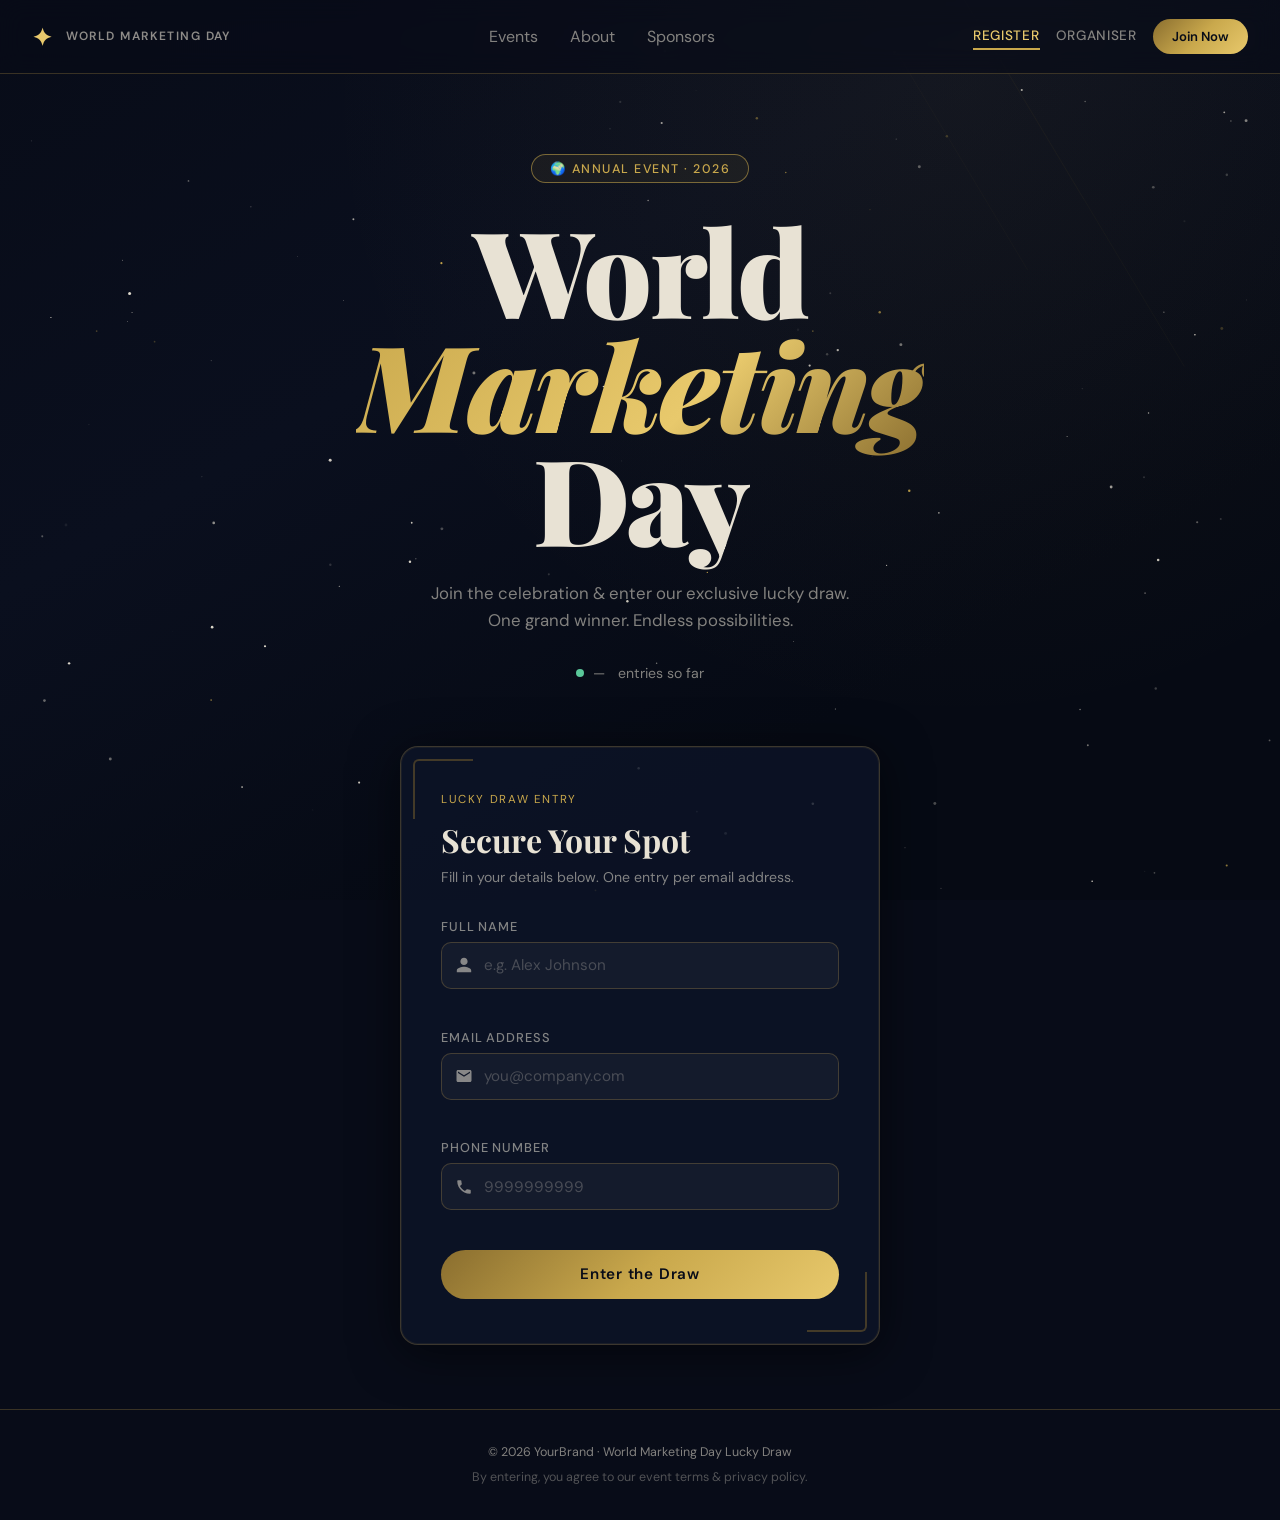
<file: index.html>
<!DOCTYPE html>
<html lang="en">
<head>
  <meta charset="UTF-8" />
  <meta name="viewport" content="width=device-width, initial-scale=1.0" />
  <title>World Marketing Day — Lucky Draw 2026</title>

  <!-- Google Fonts: Playfair Display + DM Sans -->
  <link rel="preconnect" href="https://fonts.googleapis.com" />
  <link rel="preconnect" href="https://fonts.gstatic.com" crossorigin />
  <link href="https://fonts.googleapis.com/css2?family=Playfair+Display:ital,wght@0,400;0,700;0,900;1,400&family=DM+Sans:wght@300;400;500;600&display=swap" rel="stylesheet" />

  <link rel="stylesheet" href="css/style.css" />
</head>
<body>

  <!-- ══════════════════════════════════════
       CANVAS: Particle / Star Background
  ══════════════════════════════════════ -->
  <canvas id="bgCanvas"></canvas>

  <!-- ══════════════════════════════════════
       HEADER
  ══════════════════════════════════════ -->
 <header class="site-header">
  <nav style="display:flex;align-items:center;justify-content:space-between;width:100%;gap:2rem;">
    <!-- Left: Hub Logo + Branding -->
    <a href="https://thehubevent.in/" style="text-decoration:none;color:inherit;display:flex;align-items:center;gap:0.8rem;">
      <div class="logo-placeholder" style="margin:0;">
        <span class="logo-icon">✦</span>
      </div>
      <span style="color:rgba(232,226,212,0.6);font-size:0.75rem;letter-spacing:0.12em;text-transform:uppercase;font-weight:600">World Marketing Day</span>
    </a>

    <!-- Center: Main Nav Links -->
    <ul style="display:flex;gap:2rem;list-style:none;margin:0;">
      <li><a href="https://thehubevent.in/#events" style="text-decoration:none;color:var(--text-muted);transition:var(--transition);">Events</a></li>
      <li><a href="https://thehubevent.in/#welcome" style="text-decoration:none;color:var(--text-muted);transition:var(--transition);">About</a></li>
      <li><a href="https://thehubevent.in/#sponsor" style="text-decoration:none;color:var(--text-muted);transition:var(--transition);">Sponsors</a></li>
    </ul>

    <!-- Right: Register, Organiser, Join Now -->
    <div style="display:flex;gap:1rem;align-items:center;">
      <a href="index.html" class="nav-link active">Register</a>
      <a href="admin.html" class="nav-link">Organiser</a>
      <a href="https://thehubevent.in/#events" class="nav-badge" style="background:linear-gradient(135deg,var(--gold-dim),var(--gold),var(--gold-light));border:none;border-radius:50px;padding:0.55rem 1.2rem;font-size:0.82rem;color:var(--night);text-decoration:none;font-weight:600;cursor:pointer;transition:var(--transition);">Join Now</a>
    </div>
  </nav>
</header>

  <!-- ══════════════════════════════════════
       HERO SECTION
  ══════════════════════════════════════ -->
  <main>
    <section class="hero">
      <div class="hero-badge">🌍 Annual Event · 2026</div>
      <h1 class="hero-title">
        World<br />
        <em>Marketing</em><br />
        Day
      </h1>
      <p class="hero-sub">Join the celebration &amp; enter our exclusive lucky draw.<br />One grand winner. Endless possibilities.</p>

      <!-- Live counter -->
      <div class="live-counter" id="liveCounterWrap">
        <span class="pulse-dot"></span>
        <span id="liveCount">—</span>&nbsp;entries so far
      </div>
    </section>

    <!-- ══════════════════════════════════════
         REGISTRATION CARD
    ══════════════════════════════════════ -->
    <section class="card-section">
      <div class="reg-card" id="regCard">
        <div class="card-tag">Lucky Draw Entry</div>
        <h2 class="card-title">Secure Your Spot</h2>
        <p class="card-desc">Fill in your details below. One entry per email address.</p>

        <form id="regForm" novalidate>
          <!-- Full Name -->
          <div class="field-group" id="nameGroup">
            <label for="fullName">Full Name</label>
            <div class="input-wrap">
              <svg class="field-icon" viewBox="0 0 24 24"><path d="M12 12c2.7 0 4.8-2.1 4.8-4.8S14.7 2.4 12 2.4 7.2 4.5 7.2 7.2 9.3 12 12 12zm0 2.4c-3.2 0-9.6 1.6-9.6 4.8v2.4h19.2v-2.4c0-3.2-6.4-4.8-9.6-4.8z"/></svg>
              <input
                type="text"
                id="fullName"
                name="fullName"
                placeholder="e.g. Alex Johnson"
                autocomplete="name"
                maxlength="100"
                required
              />
            </div>
            <span class="field-error" id="nameError"></span>
          </div>

          <!-- Email -->
<div class="field-group" id="emailGroup">
  <label for="emailAddr">Email Address</label>
  <div class="input-wrap">
  <svg class="field-icon" viewBox="0 0 24 24"><path d="M20 4H4c-1.1 0-2 .9-2 2v12c0 1.1.9 2 2 2h16c1.1 0 2-.9 2-2V6c0-1.1-.9-2-2-2zm0 4l-8 5-8-5V6l8 5 8-5v2z"/></svg>
    <input
      type="email"
      id="emailAddr"
      name="emailAddr"
      placeholder="you@company.com"
      autocomplete="email"
      maxlength="200"
      required
    />
  </div>
  <span class="field-error" id="emailError"></span>
</div>

<!-- Phone Number -->
<div class="field-group" id="phoneGroup">
  <label for="phoneAddr">Phone Number</label>
  <div class="input-wrap">
    <svg class="field-icon" viewBox="0 0 24 24"><path d="M6.62 10.79c1.44 2.83 3.76 5.14 6.59 6.59l2.2-2.2c.27-.27.67-.36 1.02-.24 1.12.37 2.33.57 3.57.57.55 0 1 .45 1 1V20c0 .55-.45 1-1 1-9.39 0-17-7.61-17-17 0-.55.45-1 1-1h3.5c.55 0 1 .45 1 1 0 1.25.2 2.45.57 3.57.11.35.03.74-.25 1.02l-2.2 2.2z"/></svg>
    <input
      type="tel"
      id="phoneAddr"
      name="phoneAddr"
      placeholder="9999999999 "
      autocomplete="tel"
      maxlength="10"
      required
    />
  </div>
  <span class="field-error" id="phoneError"></span>
</div>

          <!-- Submit -->
          <button type="submit" class="btn-submit" id="submitBtn">
            <span class="btn-label">Enter the Draw</span>
            <span class="btn-spinner" hidden>
              <svg viewBox="0 0 24 24" class="spin"><circle cx="12" cy="12" r="10" stroke="currentColor" stroke-width="3" fill="none" stroke-dasharray="40 60"/></svg>
            </span>
          </button>
        </form>

        <!-- Status messages -->
        <div class="status-msg success-msg" id="successMsg" hidden>
          <span class="status-icon">🎉</span>
          <div>
            <strong>You're in!</strong>
            <p>Your entry has been recorded. Good luck!</p>
          </div>
        </div>
        <div class="status-msg error-msg" id="errorMsg" hidden>
          <span class="status-icon">⚠️</span>
          <div>
            <strong>Something went wrong</strong>
            <p id="errorText">Please try again.</p>
          </div>
        </div>
      </div>
    </section>

    <!-- ══════════════════════════════════════
         FOOTER
    ══════════════════════════════════════ -->
    <footer class="site-footer">
      <p>© 2026 YourBrand · World Marketing Day Lucky Draw</p>
      <p class="footer-note">By entering, you agree to our event terms &amp; privacy policy.</p>
    </footer>
  </main>

  <!-- Confetti canvas (shared) -->
  <canvas id="confettiCanvas" style="position:fixed;inset:0;pointer-events:none;z-index:9999;"></canvas>

  <!-- ══════════════════════════════════════
       SCRIPTS
  ══════════════════════════════════════ -->
  <script src="js/config.js"></script>
  <script src="js/particles.js"></script>
  <script src="js/confetti.js"></script>
  <script src="js/app.js"></script>
</body>
</html>
</file>
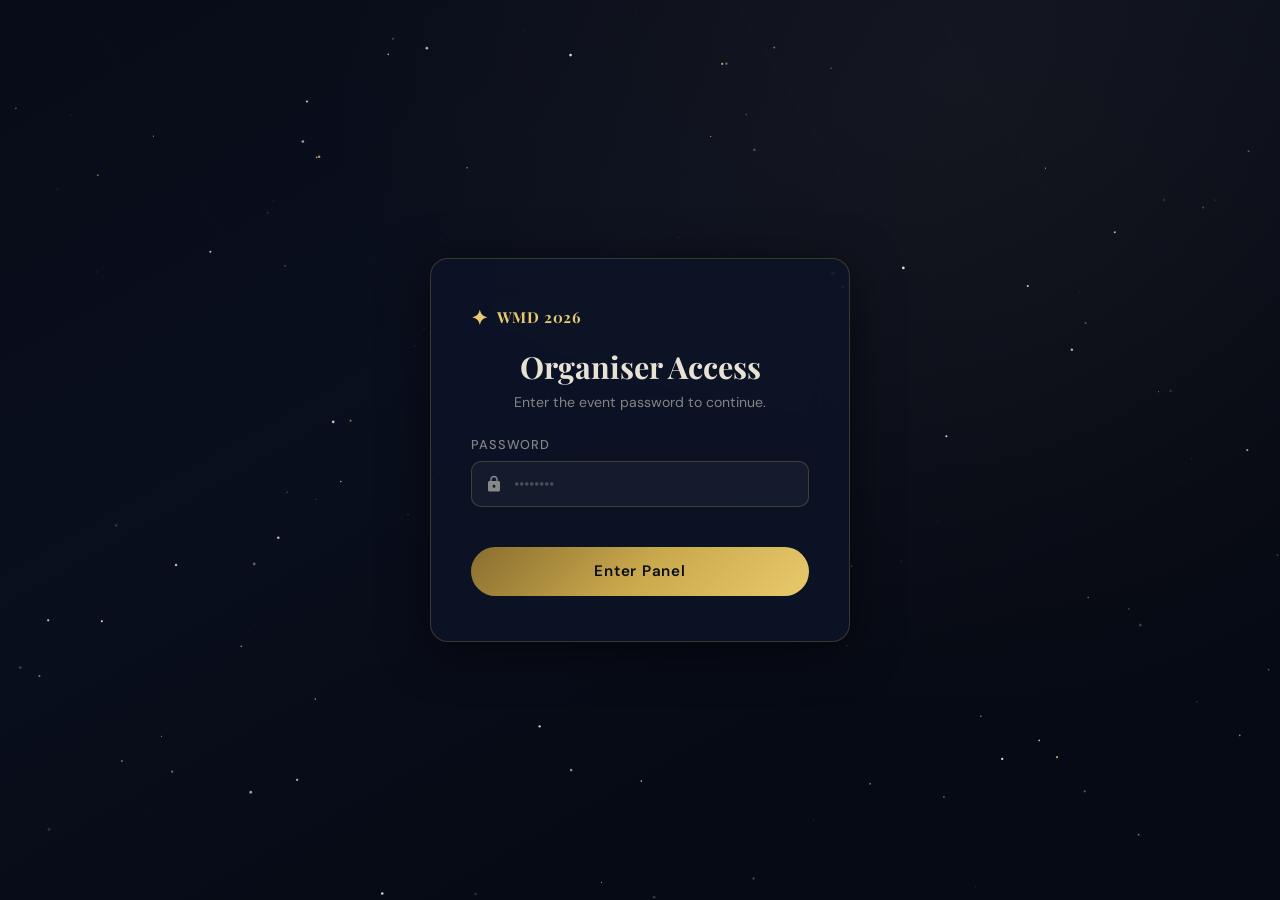
<file: admin.html>
<!DOCTYPE html>
<html lang="en">
<head>
  <meta charset="UTF-8" />
  <meta name="viewport" content="width=device-width, initial-scale=1.0" />
  <title>Organiser Panel — World Marketing Day Lucky Draw</title>

  <link rel="preconnect" href="https://fonts.googleapis.com" />
  <link rel="preconnect" href="https://fonts.gstatic.com" crossorigin />
  <link href="https://fonts.googleapis.com/css2?family=Playfair+Display:ital,wght@0,400;0,700;0,900;1,400&family=DM+Sans:wght@300;400;500;600&display=swap" rel="stylesheet" />

  <link rel="stylesheet" href="css/style.css" />
  <link rel="stylesheet" href="css/admin.css" />
</head>
<body class="admin-body">

  <canvas id="bgCanvas"></canvas>
  <canvas id="confettiCanvas" style="position:fixed;inset:0;pointer-events:none;z-index:9999;"></canvas>

  <!-- ══════════════════════════════════════
       LOGIN GATE
  ══════════════════════════════════════ -->
  <div id="loginGate" class="login-gate">
    <div class="login-card">
      <div class="logo-placeholder small">
        <span class="logo-icon">✦</span>
        <span class="logo-text">WMD 2026</span>
      </div>
      <h2>Organiser Access</h2>
      <p>Enter the event password to continue.</p>

      <div class="field-group">
        <label for="adminPass">Password</label>
        <div class="input-wrap">
          <svg class="field-icon" viewBox="0 0 24 24"><path d="M18 8h-1V6c0-2.8-2.2-5-5-5S7 3.2 7 6v2H6c-1.1 0-2 .9-2 2v10c0 1.1.9 2 2 2h12c1.1 0 2-.9 2-2V10c0-1.1-.9-2-2-2zm-6 9c-1.1 0-2-.9-2-2s.9-2 2-2 2 .9 2 2-.9 2-2 2zm3.1-9H8.9V6c0-1.7 1.4-3.1 3.1-3.1 1.7 0 3.1 1.4 3.1 3.1v2z"/></svg>
          <input type="password" id="adminPass" placeholder="••••••••" />
        </div>
        <span class="field-error" id="loginError"></span>
      </div>

      <button class="btn-submit" id="loginBtn">
        <span class="btn-label">Enter Panel</span>
        <span class="btn-spinner" hidden>
          <svg viewBox="0 0 24 24" class="spin"><circle cx="12" cy="12" r="10" stroke="currentColor" stroke-width="3" fill="none" stroke-dasharray="40 60"/></svg>
        </span>
      </button>
    </div>
  </div>

  <!-- ══════════════════════════════════════
       ADMIN DASHBOARD (hidden until login)
  ══════════════════════════════════════ -->
  <div id="adminDash" class="admin-dash" hidden>

    <!-- Sidebar -->
    <aside class="sidebar">
      <div class="logo-placeholder small">
        <span class="logo-icon">✦</span>
        <span class="logo-text">Organiser</span>
      </div>

      <nav class="side-nav">
        <a href="#overview"     class="side-link active" data-tab="overview">📊 Overview</a>
        <a href="#participants" class="side-link"        data-tab="participants">👥 Participants</a>
        <a href="#winners"      class="side-link"        data-tab="winners">🏆 Winners</a>
      </nav>

      <button class="btn-logout" id="logoutBtn">← Log Out</button>
    </aside>

    <!-- Main content -->
    <div class="dash-content">

      <!-- ── TAB: OVERVIEW ── -->
      <section id="tab-overview" class="tab-panel active">
        <header class="dash-header">
          <h1>Dashboard</h1>
          <span class="badge-live"><span class="pulse-dot"></span>Live</span>
        </header>

        <!-- Stats row -->
        <div class="stats-row">
          <div class="stat-card">
            <span class="stat-label">Total Entries</span>
            <span class="stat-value" id="statTotal">—</span>
          </div>
          <div class="stat-card">
            <span class="stat-label">Unique Participants</span>
            <span class="stat-value" id="statUnique">—</span>
          </div>
          <div class="stat-card">
            <span class="stat-label">Winners Drawn</span>
            <span class="stat-value" id="statWinners">—</span>
          </div>
        </div>

        <!-- Recent entries -->
        <div class="dash-section">
          <h3>Recent Entries</h3>
          <div class="table-wrap">
            <table id="recentTable">
  <thead><tr><th>Name</th><th>Email</th><th>Phone</th><th>Submitted</th></tr></thead>
              <tbody id="recentBody"></tbody>
            </table>
          </div>
        </div>

        <!-- Draw section -->
        <div class="draw-box">
          <h3>Lucky Draw</h3>
          <p>Click the button to randomly select one eligible winner from all valid entries.</p>
          <label class="spin-toggle">
            <input type="checkbox" id="useWheelChk" checked />
            Show spinning wheel animation
          </label>
          <button class="btn-draw" id="drawBtn">
            🎰 Draw a Winner
          </button>
          <div id="winnerAnnounce" class="winner-announce" hidden></div>
        </div>
      </section>

      <!-- ── TAB: PARTICIPANTS ── -->
      <section id="tab-participants" class="tab-panel">
        <header class="dash-header">
          <h1>Participants</h1>
          <button class="btn-export" id="exportParticipantsBtn">⬇ Export CSV</button>
        </header>

        <div class="search-bar">
          <svg viewBox="0 0 24 24"><path d="M15.5 14h-.79l-.28-.27A6.47 6.47 0 0 0 16 9.5 6.5 6.5 0 1 0 9.5 16c1.61 0 3.09-.59 4.23-1.57l.27.28v.79l5 4.99L20.49 19l-4.99-5zm-6 0C7.01 14 5 11.99 5 9.5S7.01 5 9.5 5 14 7.01 14 9.5 11.99 14 9.5 14z"/></svg>
          <input type="text" id="searchInput" placeholder="Search by name or email…" />
        </div>

        <div class="table-wrap">
         <table id="participantsTable">
         <thead><tr><th>#</th><th>Name</th><th>Email</th><th>Phone</th><th>Submitted</th></tr></thead>
            <tbody id="participantsBody"></tbody>
          </table>
        </div>
        <p class="table-count" id="participantCount"></p>
      </section>

      <!-- ── TAB: WINNERS ── -->
      <section id="tab-winners" class="tab-panel">
        <header class="dash-header">
          <h1>Winner History</h1>
          <button class="btn-export" id="exportWinnersBtn">⬇ Export CSV</button>
        </header>

        <div class="table-wrap">
          <table id="winnersTable">
  <thead><tr><th>#</th><th>Name</th><th>Email</th><th>Phone</th><th>Drawn At</th></tr></thead>
            <tbody id="winnersBody"></tbody>
          </table>
        </div>
        <p class="table-count" id="winnerCount"></p>
      </section>

    </div><!-- /dash-content -->
  </div><!-- /adminDash -->

  <!-- ══════════════════════════════════════
       SPINNING WHEEL MODAL
  ══════════════════════════════════════ -->
  <div id="wheelModal" class="wheel-modal" hidden>
    <div class="wheel-modal-inner">
      <h3>Drawing Winner…</h3>
      <div class="wheel-container">
        <canvas id="wheelCanvas" width="320" height="320"></canvas>
        <div class="wheel-pointer">▼</div>
      </div>
      <p id="wheelStatus">Spinning…</p>
    </div>
  </div>

  <script src="js/config.js"></script>
  <script src="js/particles.js"></script>
  <script src="js/confetti.js"></script>
  <script src="js/wheel.js"></script>
  <script src="js/admin.js"></script>
</body>
</html>
</file>
<file: css/style.css>
/* ════════════════════════════════════════════════════════════
   WORLD MARKETING DAY — LUCKY DRAW
   style.css  |  Shared Styles
   Aesthetic: Art-Deco Gold × Deep Midnight Blue
   ════════════════════════════════════════════════════════════ */

/* ── CSS Variables ── */

:root {
  --gold:        #C9A84C;
  --gold-light:  #E8C96C;
  --gold-dim:    #8A6E2F;
  --night:       #080C18;
  --deep:        #0D1426;
  --card-bg:     rgba(13, 20, 40, 0.82);
  --border:      rgba(201, 168, 76, 0.25);
  --border-glow: rgba(201, 168, 76, 0.55);
  --text:        #E8E2D4;
  --text-muted:  rgba(232, 226, 212, 0.55);
  --error:       #FF6B6B;
  --success:     #5AC89A;
  --radius-card: 18px;
  --radius-btn:  50px;
  --shadow:      0 8px 48px rgba(0,0,0,0.55);
  --font-display: 'Playfair Display', Georgia, serif;
  --font-body:    'DM Sans', system-ui, sans-serif;
  --transition:   0.28s cubic-bezier(.4,0,.2,1);
}

/* ── Reset & Base ── */
*, *::before, *::after { box-sizing: border-box; margin: 0; padding: 0; }

html { scroll-behavior: smooth; }

[hidden] {
   display: none !important;
}

body {
  font-family: var(--font-body);
  background: var(--night);
  color: var(--text);
  min-height: 100vh;
  overflow-x: hidden;
  position: relative;
}

/* ── Background Canvas ── */
#bgCanvas {
  position: fixed;
  inset: 0;
  z-index: 0;
  pointer-events: none;
}

/* ── All content above canvas ── */
header, main, .login-gate, .admin-dash { position: relative; z-index: 1; }

/* ── Scrollbar ── */
::-webkit-scrollbar { width: 6px; }
::-webkit-scrollbar-track { background: var(--deep); }
::-webkit-scrollbar-thumb { background: var(--gold-dim); border-radius: 3px; }

/* ════════════════════════════════
   HEADER
════════════════════════════════ */
.site-header {
  display: flex;
  align-items: center;
  justify-content: space-between;
  padding: 1.2rem 2rem;
  border-bottom: 1px solid var(--border);
  backdrop-filter: blur(12px);
  background: rgba(8,12,24,0.65);
  position: sticky;
  top: 0;
  z-index: 100;
}

.logo-placeholder {
  display: flex;
  align-items: center;
  gap: 0.5rem;
  font-family: var(--font-display);
  font-weight: 700;
  font-size: 1.15rem;
  color: var(--gold-light);
  letter-spacing: 0.04em;
}
.logo-placeholder.small { font-size: 0.95rem; }
.logo-icon { font-size: 1.3em; }

.header-nav { display: flex; gap: 1.2rem; }
.nav-link {
  font-size: 0.85rem;
  font-weight: 500;
  color: var(--text-muted);
  text-decoration: none;
  letter-spacing: 0.05em;
  text-transform: uppercase;
  padding: 0.25rem 0;
  border-bottom: 2px solid transparent;
  transition: var(--transition);
}
.nav-link:hover, .nav-link.active {
  color: var(--gold-light);
  border-bottom-color: var(--gold);
}

/* ════════════════════════════════
   HERO SECTION
════════════════════════════════ */
.hero {
  text-align: center;
  padding: 5rem 1.5rem 3rem;
  max-width: 680px;
  margin: 0 auto;
}

.hero-badge {
  display: inline-block;
  font-size: 0.78rem;
  font-weight: 500;
  letter-spacing: 0.12em;
  text-transform: uppercase;
  color: var(--gold);
  border: 1px solid var(--border-glow);
  border-radius: 50px;
  padding: 0.35rem 1.1rem;
  margin-bottom: 1.8rem;
  background: rgba(201,168,76,0.07);
  animation: fadeDown 0.7s ease both;
}

.hero-title {
  font-family: var(--font-display);
  font-size: clamp(3.5rem, 10vw, 7.5rem);
  font-weight: 900;
  line-height: 0.95;
  letter-spacing: -0.02em;
  color: var(--text);
  animation: fadeDown 0.7s 0.12s ease both;
}
.hero-title em {
  font-style: italic;
  color: var(--gold-light);
  /* Art-deco underline */
  background: linear-gradient(135deg, var(--gold), var(--gold-light) 60%, var(--gold-dim));
  -webkit-background-clip: text;
  -webkit-text-fill-color: transparent;
  background-clip: text;
}

.hero-sub {
  margin-top: 1.6rem;
  font-size: 1.05rem;
  color: var(--text-muted);
  line-height: 1.65;
  animation: fadeDown 0.7s 0.24s ease both;
}

/* ── Live Counter ── */
.live-counter {
  display: inline-flex;
  align-items: center;
  gap: 0.55rem;
  margin-top: 1.8rem;
  font-size: 0.88rem;
  color: var(--text-muted);
  animation: fadeDown 0.7s 0.36s ease both;
}

.pulse-dot {
  width: 8px; height: 8px;
  border-radius: 50%;
  background: var(--success);
  animation: pulse 2s infinite;
  flex-shrink: 0;
}
@keyframes pulse {
  0%, 100% { box-shadow: 0 0 0 0 rgba(90,200,154,.6); }
  50%       { box-shadow: 0 0 0 6px rgba(90,200,154,0); }
}

/* ════════════════════════════════
   REGISTRATION CARD
════════════════════════════════ */
.card-section {
  display: flex;
  justify-content: center;
  padding: 1rem 1.5rem 4rem;
  animation: fadeUp 0.7s 0.4s ease both;
}

.reg-card {
  background: var(--card-bg);
  border: 1px solid var(--border);
  border-radius: var(--radius-card);
  padding: 2.8rem 2.5rem;
  max-width: 480px;
  width: 100%;
  backdrop-filter: blur(20px);
  box-shadow: var(--shadow), 0 0 0 1px rgba(201,168,76,0.08) inset;
  position: relative;
  overflow: hidden;
}

/* Art-deco corner accent */
.reg-card::before, .reg-card::after {
  content: '';
  position: absolute;
  width: 60px; height: 60px;
  border-color: var(--gold-dim);
  border-style: solid;
  opacity: 0.45;
}
.reg-card::before { top: 12px; left: 12px; border-width: 2px 0 0 2px; border-radius: 6px 0 0 0; }
.reg-card::after  { bottom: 12px; right: 12px; border-width: 0 2px 2px 0; border-radius: 0 0 6px 0; }

.card-tag {
  font-size: 0.72rem;
  letter-spacing: 0.14em;
  text-transform: uppercase;
  color: var(--gold);
  margin-bottom: 0.7rem;
}
.card-title {
  font-family: var(--font-display);
  font-size: 2rem;
  font-weight: 700;
  color: var(--text);
  margin-bottom: 0.4rem;
}
.card-desc {
  font-size: 0.88rem;
  color: var(--text-muted);
  margin-bottom: 1.8rem;
  line-height: 1.55;
}

/* ── Form Fields ── */
.field-group {
  margin-bottom: 1.35rem;
}
.field-group label {
  display: block;
  font-size: 0.8rem;
  font-weight: 500;
  letter-spacing: 0.07em;
  text-transform: uppercase;
  color: var(--text-muted);
  margin-bottom: 0.45rem;
}

.input-wrap {
  position: relative;
}
.field-icon {
  position: absolute;
  left: 14px;
  top: 50%;
  transform: translateY(-50%);
  width: 18px; height: 18px;
  fill: var(--text-muted);
  transition: fill var(--transition);
  pointer-events: none;
}

.input-wrap input {
  width: 100%;
  background: rgba(255,255,255,0.04);
  border: 1px solid var(--border);
  border-radius: 10px;
  padding: 0.78rem 1rem 0.78rem 2.6rem;
  font-family: var(--font-body);
  font-size: 0.95rem;
  color: var(--text);
  outline: none;
  transition: border-color var(--transition), box-shadow var(--transition), background var(--transition);
}
.input-wrap input::placeholder { color: rgba(232,226,212,0.25); }
.input-wrap input:focus {
  border-color: var(--gold);
  background: rgba(201,168,76,0.05);
  box-shadow: 0 0 0 3px rgba(201,168,76,0.12);
}
.input-wrap input:focus + .field-icon, /* can't do this, icon is before input */
.input-wrap:focus-within .field-icon { fill: var(--gold); }

.field-group.invalid .input-wrap input {
  border-color: var(--error);
  box-shadow: 0 0 0 3px rgba(255,107,107,0.12);
}

.field-error {
  display: block;
  font-size: 0.78rem;
  color: var(--error);
  margin-top: 0.35rem;
  min-height: 1em;
}

/* ── Submit Button ── */
.btn-submit {
  width: 100%;
  background: linear-gradient(135deg, var(--gold-dim), var(--gold) 50%, var(--gold-light));
  border: none;
  border-radius: var(--radius-btn);
  padding: 0.9rem 2rem;
  font-family: var(--font-body);
  font-size: 0.95rem;
  font-weight: 600;
  letter-spacing: 0.05em;
  color: var(--night);
  cursor: pointer;
  transition: opacity var(--transition), transform var(--transition), box-shadow var(--transition);
  display: flex;
  align-items: center;
  justify-content: center;
  gap: 0.6rem;
  margin-top: 0.5rem;
  position: relative;
  overflow: hidden;
}
.btn-submit::after {
  content: '';
  position: absolute;
  inset: 0;
  background: rgba(255,255,255,0);
  transition: background 0.2s;
}
.btn-submit:hover:not(:disabled)::after { background: rgba(255,255,255,0.1); }
.btn-submit:active:not(:disabled) { transform: scale(0.98); }
.btn-submit:disabled { opacity: 0.55; cursor: not-allowed; }

.btn-spinner .spin {
  width: 20px; height: 20px;
  animation: rotate 0.8s linear infinite;
}
@keyframes rotate { to { transform: rotate(360deg); } }

/* ── Status Messages ── */
.status-msg:not([hidden]) {
  display: flex;
  align-items: flex-start;
  gap: 0.8rem;
  padding: 1rem 1.2rem;
  border-radius: 10px;
  margin-top: 1.2rem;
  font-size: 0.88rem;
  line-height: 1.5;
  animation: fadeUp 0.4s ease;
}
.status-msg strong { display: block; margin-bottom: 0.15rem; }
.status-msg p { color: var(--text-muted); }
.status-icon { font-size: 1.35rem; flex-shrink: 0; margin-top: 2px; }
.success-msg { background: rgba(90,200,154,0.1); border: 1px solid rgba(90,200,154,0.3); }
.error-msg   { background: rgba(255,107,107,0.1); border: 1px solid rgba(255,107,107,0.3); }

/* ════════════════════════════════
   FOOTER
════════════════════════════════ */
.site-footer {
  text-align: center;
  padding: 2rem 1.5rem;
  font-size: 0.78rem;
  color: var(--text-muted);
  border-top: 1px solid var(--border);
  line-height: 1.7;
}
.footer-note { opacity: 0.6; margin-top: 0.25rem; }

/* ════════════════════════════════
   ANIMATIONS
════════════════════════════════ */
@keyframes fadeDown {
  from { opacity: 0; transform: translateY(-18px); }
  to   { opacity: 1; transform: translateY(0); }
}
@keyframes fadeUp {
  from { opacity: 0; transform: translateY(18px); }
  to   { opacity: 1; transform: translateY(0); }
}
@keyframes fadeIn {
  from { opacity: 0; } to { opacity: 1; }
}

/* ════════════════════════════════
   RESPONSIVE
════════════════════════════════ */
@media (max-width: 520px) {
  .hero { padding: 3.5rem 1rem 2rem; }
  .reg-card { padding: 2rem 1.4rem; }
  .site-header { padding: 1rem 1.2rem; }
}
</file>
<file: css/admin.css>
/* ════════════════════════════════════════════════════════════
   admin.css  |  Organiser Dashboard Styles
   ════════════════════════════════════════════════════════════ */

/* ── Admin body layout ── */
.admin-body { overflow: hidden; }

/* ════════════════════════════════
   LOGIN GATE
════════════════════════════════ */
.login-gate {
  min-height: 100vh;
  display: flex;
  align-items: center;
  justify-content: center;
  padding: 1.5rem;
}

.login-card {
  background: var(--card-bg);
  border: 1px solid var(--border);
  border-radius: var(--radius-card);
  padding: 2.8rem 2.5rem;
  width: 100%;
  max-width: 420px;
  backdrop-filter: blur(20px);
  box-shadow: var(--shadow);
  text-align: center;
  animation: fadeUp 0.55s ease;
}
.login-card h2 {
  font-family: var(--font-display);
  font-size: 1.9rem;
  font-weight: 700;
  margin: 1rem 0 0.35rem;
}
.login-card p {
  font-size: 0.88rem;
  color: var(--text-muted);
  margin-bottom: 1.6rem;
}
.login-card .field-group { text-align: left; }

/* ════════════════════════════════
   DASHBOARD LAYOUT
════════════════════════════════ */
.admin-dash {
  display: none;
  height: 100vh;
  overflow: hidden;
  animation: fadeIn 0.4s ease;
}

/* ── Sidebar ── */
.sidebar {
  width: 220px;
  flex-shrink: 0;
  background: rgba(8,12,24,0.9);
  border-right: 1px solid var(--border);
  display: flex;
  flex-direction: column;
  padding: 1.6rem 1.2rem;
  gap: 0;
  backdrop-filter: blur(16px);
}

.side-nav {
  display: flex;
  flex-direction: column;
  gap: 0.35rem;
  margin-top: 2rem;
  flex: 1;
}

.side-link {
  display: flex;
  align-items: center;
  gap: 0.5rem;
  padding: 0.65rem 0.9rem;
  border-radius: 9px;
  font-size: 0.88rem;
  font-weight: 500;
  color: var(--text-muted);
  text-decoration: none;
  transition: var(--transition);
}
.side-link:hover { background: rgba(201,168,76,0.08); color: var(--text); }
.side-link.active { background: rgba(201,168,76,0.13); color: var(--gold-light); }

.btn-logout {
  background: none;
  border: 1px solid var(--border);
  border-radius: 8px;
  padding: 0.6rem 0.9rem;
  font-family: var(--font-body);
  font-size: 0.82rem;
  color: var(--text-muted);
  cursor: pointer;
  transition: var(--transition);
  margin-top: auto;
}
.btn-logout:hover { border-color: var(--gold-dim); color: var(--text); }

/* ── Main content pane ── */
.dash-content {
  flex: 1;
  overflow-y: auto;
  padding: 2rem 2.5rem;
}

/* ── Tab panels ── */
.tab-panel { display: none; animation: fadeIn 0.3s ease; }
.tab-panel.active { display: block; }

/* ── Dash header ── */
.dash-header {
  display: flex;
  align-items: center;
  justify-content: space-between;
  margin-bottom: 1.8rem;
}
.dash-header h1 {
  font-family: var(--font-display);
  font-size: 2.1rem;
  font-weight: 700;
}

.badge-live {
  display: inline-flex;
  align-items: center;
  gap: 0.4rem;
  font-size: 0.75rem;
  color: var(--success);
  border: 1px solid rgba(90,200,154,0.3);
  border-radius: 50px;
  padding: 0.25rem 0.7rem;
  background: rgba(90,200,154,0.07);
}

/* ── Stats ── */
.stats-row {
  display: grid;
  grid-template-columns: repeat(3, 1fr);
  gap: 1rem;
  margin-bottom: 2rem;
}
.stat-card {
  background: var(--card-bg);
  border: 1px solid var(--border);
  border-radius: 14px;
  padding: 1.4rem 1.6rem;
  display: flex;
  flex-direction: column;
  gap: 0.4rem;
  backdrop-filter: blur(12px);
  transition: border-color var(--transition);
}
.stat-card:hover { border-color: var(--border-glow); }
.stat-label {
  font-size: 0.75rem;
  letter-spacing: 0.1em;
  text-transform: uppercase;
  color: var(--text-muted);
}
.stat-value {
  font-family: var(--font-display);
  font-size: 2.4rem;
  font-weight: 700;
  color: var(--gold-light);
  line-height: 1;
}

/* ── Section blocks ── */
.dash-section {
  background: var(--card-bg);
  border: 1px solid var(--border);
  border-radius: 14px;
  padding: 1.4rem 1.6rem;
  margin-bottom: 1.5rem;
  backdrop-filter: blur(12px);
}
.dash-section h3 {
  font-family: var(--font-display);
  font-size: 1.15rem;
  font-weight: 700;
  margin-bottom: 1rem;
  color: var(--gold-light);
}

/* ── Tables ── */
.table-wrap { overflow-x: auto; }

table {
  width: 100%;
  border-collapse: collapse;
  font-size: 0.86rem;
}
thead th {
  text-align: left;
  font-size: 0.72rem;
  letter-spacing: 0.1em;
  text-transform: uppercase;
  color: var(--text-muted);
  padding: 0.5rem 0.8rem;
  border-bottom: 1px solid var(--border);
}
tbody tr { border-bottom: 1px solid rgba(201,168,76,0.07); transition: background var(--transition); }
tbody tr:last-child { border-bottom: none; }
tbody tr:hover { background: rgba(201,168,76,0.04); }
tbody td { padding: 0.65rem 0.8rem; color: var(--text); }

.table-count { font-size: 0.8rem; color: var(--text-muted); margin-top: 0.75rem; }

/* ── Draw Box ── */
.draw-box {
  background: linear-gradient(135deg, rgba(201,168,76,0.07), rgba(13,20,40,0.8));
  border: 1px solid var(--border-glow);
  border-radius: 14px;
  padding: 2rem;
  text-align: center;
}
.draw-box h3 {
  font-family: var(--font-display);
  font-size: 1.4rem;
  font-weight: 700;
  color: var(--gold-light);
  margin-bottom: 0.5rem;
}
.draw-box p {
  font-size: 0.88rem;
  color: var(--text-muted);
  margin-bottom: 1.2rem;
  line-height: 1.55;
}
.spin-toggle {
  display: inline-flex;
  align-items: center;
  gap: 0.5rem;
  font-size: 0.83rem;
  color: var(--text-muted);
  margin-bottom: 1.2rem;
  cursor: pointer;
}
.spin-toggle input { accent-color: var(--gold); }

.btn-draw {
  display: inline-flex;
  align-items: center;
  justify-content: center;
  gap: 0.5rem;
  background: linear-gradient(135deg, var(--gold-dim), var(--gold), var(--gold-light));
  border: none;
  border-radius: var(--radius-btn);
  padding: 0.85rem 2.5rem;
  font-family: var(--font-body);
  font-size: 1rem;
  font-weight: 600;
  color: var(--night);
  cursor: pointer;
  transition: transform var(--transition), box-shadow var(--transition), opacity var(--transition);
  box-shadow: 0 4px 24px rgba(201,168,76,0.35);
}
.btn-draw:hover:not(:disabled) { transform: translateY(-2px); box-shadow: 0 8px 32px rgba(201,168,76,0.5); }
.btn-draw:disabled { opacity: 0.5; cursor: not-allowed; }

/* ── Winner Announce ── */
.winner-announce {
  margin-top: 1.6rem;
  padding: 1.4rem 1.8rem;
  background: rgba(201,168,76,0.08);
  border: 1px solid var(--border-glow);
  border-radius: 12px;
  animation: fadeUp 0.5s ease;
}
.winner-announce .w-label {
  font-size: 0.75rem;
  letter-spacing: 0.12em;
  text-transform: uppercase;
  color: var(--gold);
  margin-bottom: 0.4rem;
}
.winner-announce .w-name {
  font-family: var(--font-display);
  font-size: 1.8rem;
  font-weight: 700;
  color: var(--text);
}
.winner-announce .w-email {
  font-size: 0.9rem;
  color: var(--text-muted);
  margin-top: 0.15rem;
}
.winner-announce .w-time {
  font-size: 0.78rem;
  color: var(--gold-dim);
  margin-top: 0.5rem;
}

/* ── Export buttons ── */
.btn-export {
  background: rgba(201,168,76,0.1);
  border: 1px solid var(--border-glow);
  border-radius: 8px;
  padding: 0.55rem 1.1rem;
  font-family: var(--font-body);
  font-size: 0.82rem;
  font-weight: 500;
  color: var(--gold-light);
  cursor: pointer;
  transition: var(--transition);
}
.btn-export:hover { background: rgba(201,168,76,0.18); }

/* ── Search bar ── */
.search-bar {
  position: relative;
  margin-bottom: 1.2rem;
  max-width: 380px;
}
.search-bar svg {
  position: absolute;
  left: 13px;
  top: 50%;
  transform: translateY(-50%);
  width: 18px; height: 18px;
  fill: var(--text-muted);
}
.search-bar input {
  width: 100%;
  background: rgba(255,255,255,0.04);
  border: 1px solid var(--border);
  border-radius: 9px;
  padding: 0.65rem 1rem 0.65rem 2.5rem;
  font-family: var(--font-body);
  font-size: 0.88rem;
  color: var(--text);
  outline: none;
  transition: border-color var(--transition);
}
.search-bar input:focus { border-color: var(--gold); }

/* ════════════════════════════════
   SPINNING WHEEL MODAL
════════════════════════════════ */
.wheel-modal {
  position: fixed;
  inset: 0;
  background: rgba(8,12,24,0.85);
  backdrop-filter: blur(10px);
  z-index: 500;
  display: none;
  align-items: center;
  justify-content: center;
  animation: fadeIn 0.3s ease;
}

.wheel-modal.active {
  display: flex;
}
.wheel-modal-inner {
  text-align: center;
  padding: 2.5rem 2rem;
  background: var(--card-bg);
  border: 1px solid var(--border-glow);
  border-radius: var(--radius-card);
  max-width: 380px;
  width: 90%;
}
.wheel-modal-inner h3 {
  font-family: var(--font-display);
  font-size: 1.5rem;
  font-weight: 700;
  margin-bottom: 1.4rem;
  color: var(--gold-light);
}

.wheel-container {
  position: relative;
  display: inline-block;
  margin-bottom: 1rem;
}
#wheelCanvas { border-radius: 50%; display: block; }
.wheel-pointer {
  position: absolute;
  top: -14px;
  left: 50%;
  transform: translateX(-50%);
  font-size: 1.6rem;
  color: var(--gold-light);
  filter: drop-shadow(0 2px 6px rgba(201,168,76,0.6));
}
#wheelStatus {
  font-size: 0.9rem;
  color: var(--text-muted);
  margin-top: 0.5rem;
}

/* ════════════════════════════════
   RESPONSIVE — ADMIN
════════════════════════════════ */
@media (max-width: 768px) {
  .admin-dash { flex-direction: column; height: auto; overflow: auto; }
  .admin-body { overflow: auto; }
  .sidebar {
    width: 100%;
    flex-direction: row;
    flex-wrap: wrap;
    padding: 1rem;
    border-right: none;
    border-bottom: 1px solid var(--border);
  }
  .side-nav { flex-direction: row; flex-wrap: wrap; margin-top: 0; gap: 0.5rem; }
  .btn-logout { margin-top: 0; margin-left: auto; }
  .dash-content { padding: 1.5rem 1rem; }
  .stats-row { grid-template-columns: 1fr 1fr; }
  .stat-value { font-size: 1.9rem; }
}
@media (max-width: 480px) {
  .stats-row { grid-template-columns: 1fr; }
}
</file>
